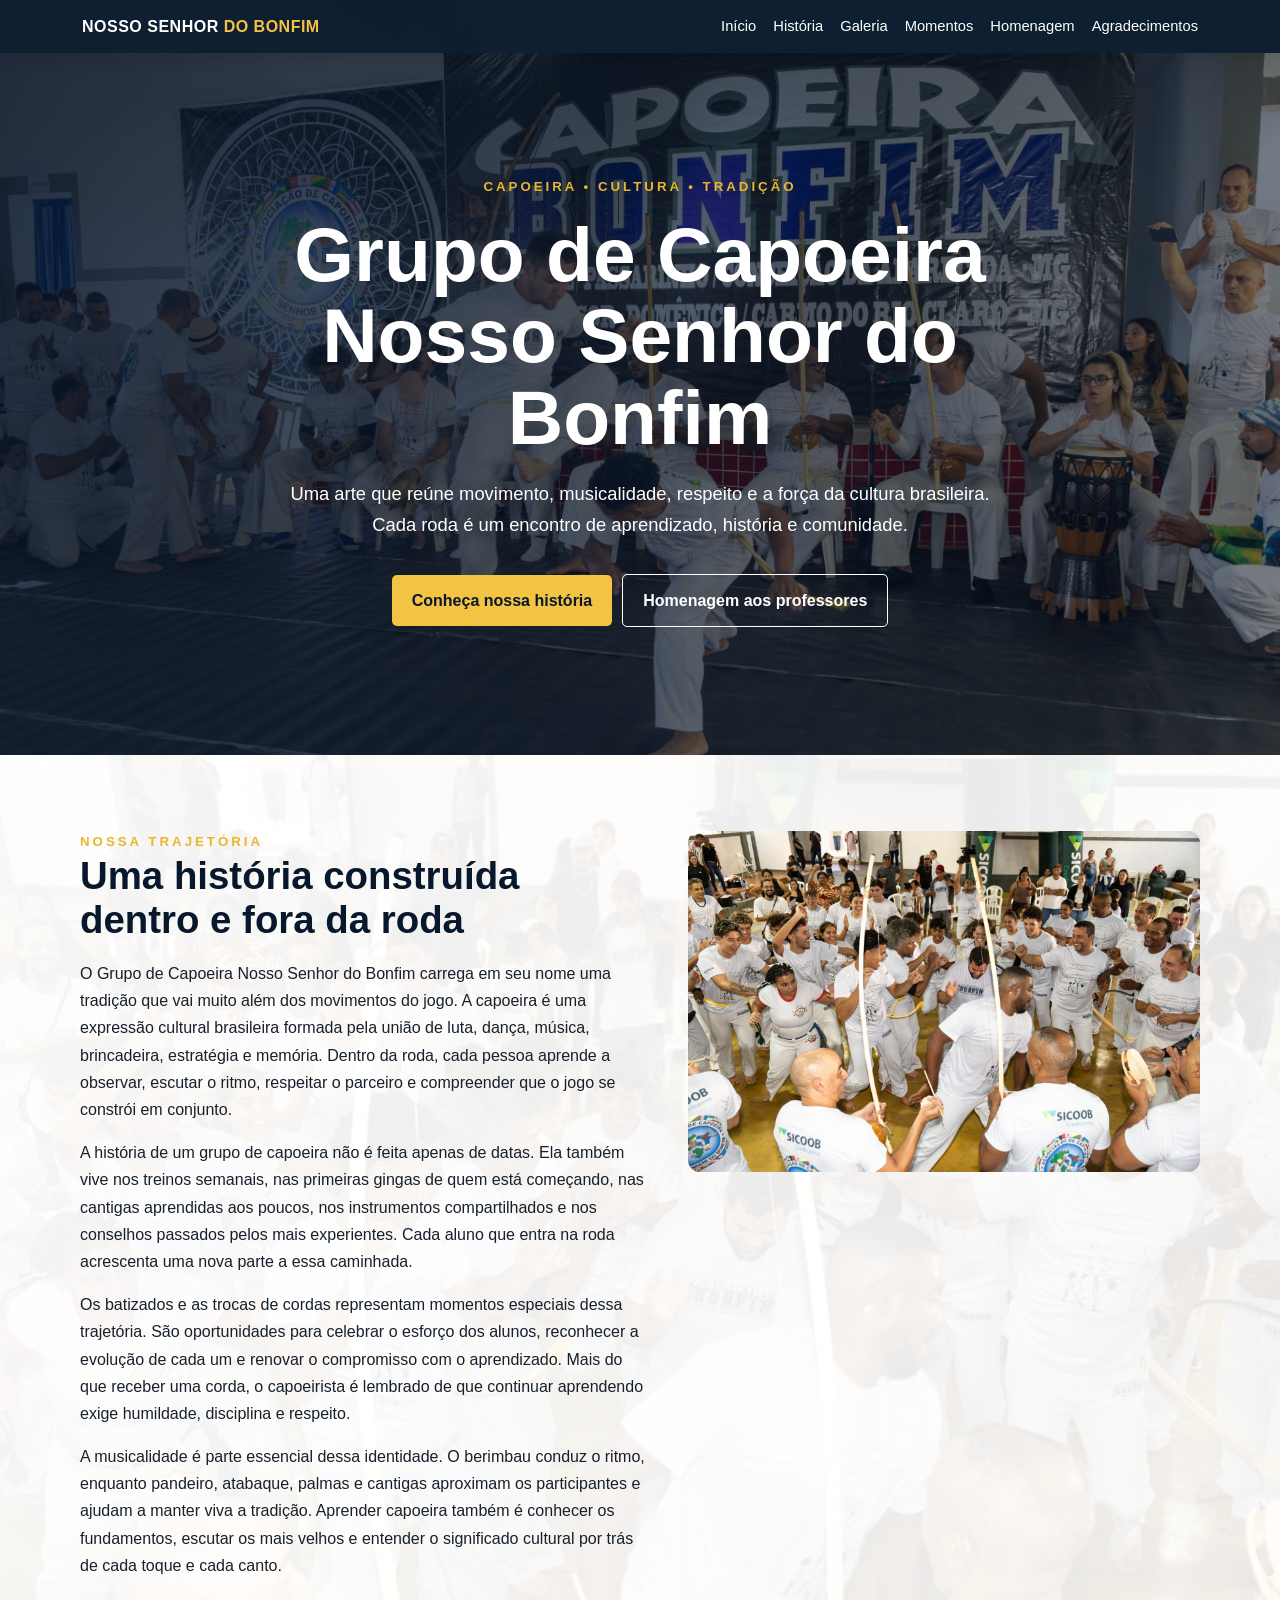
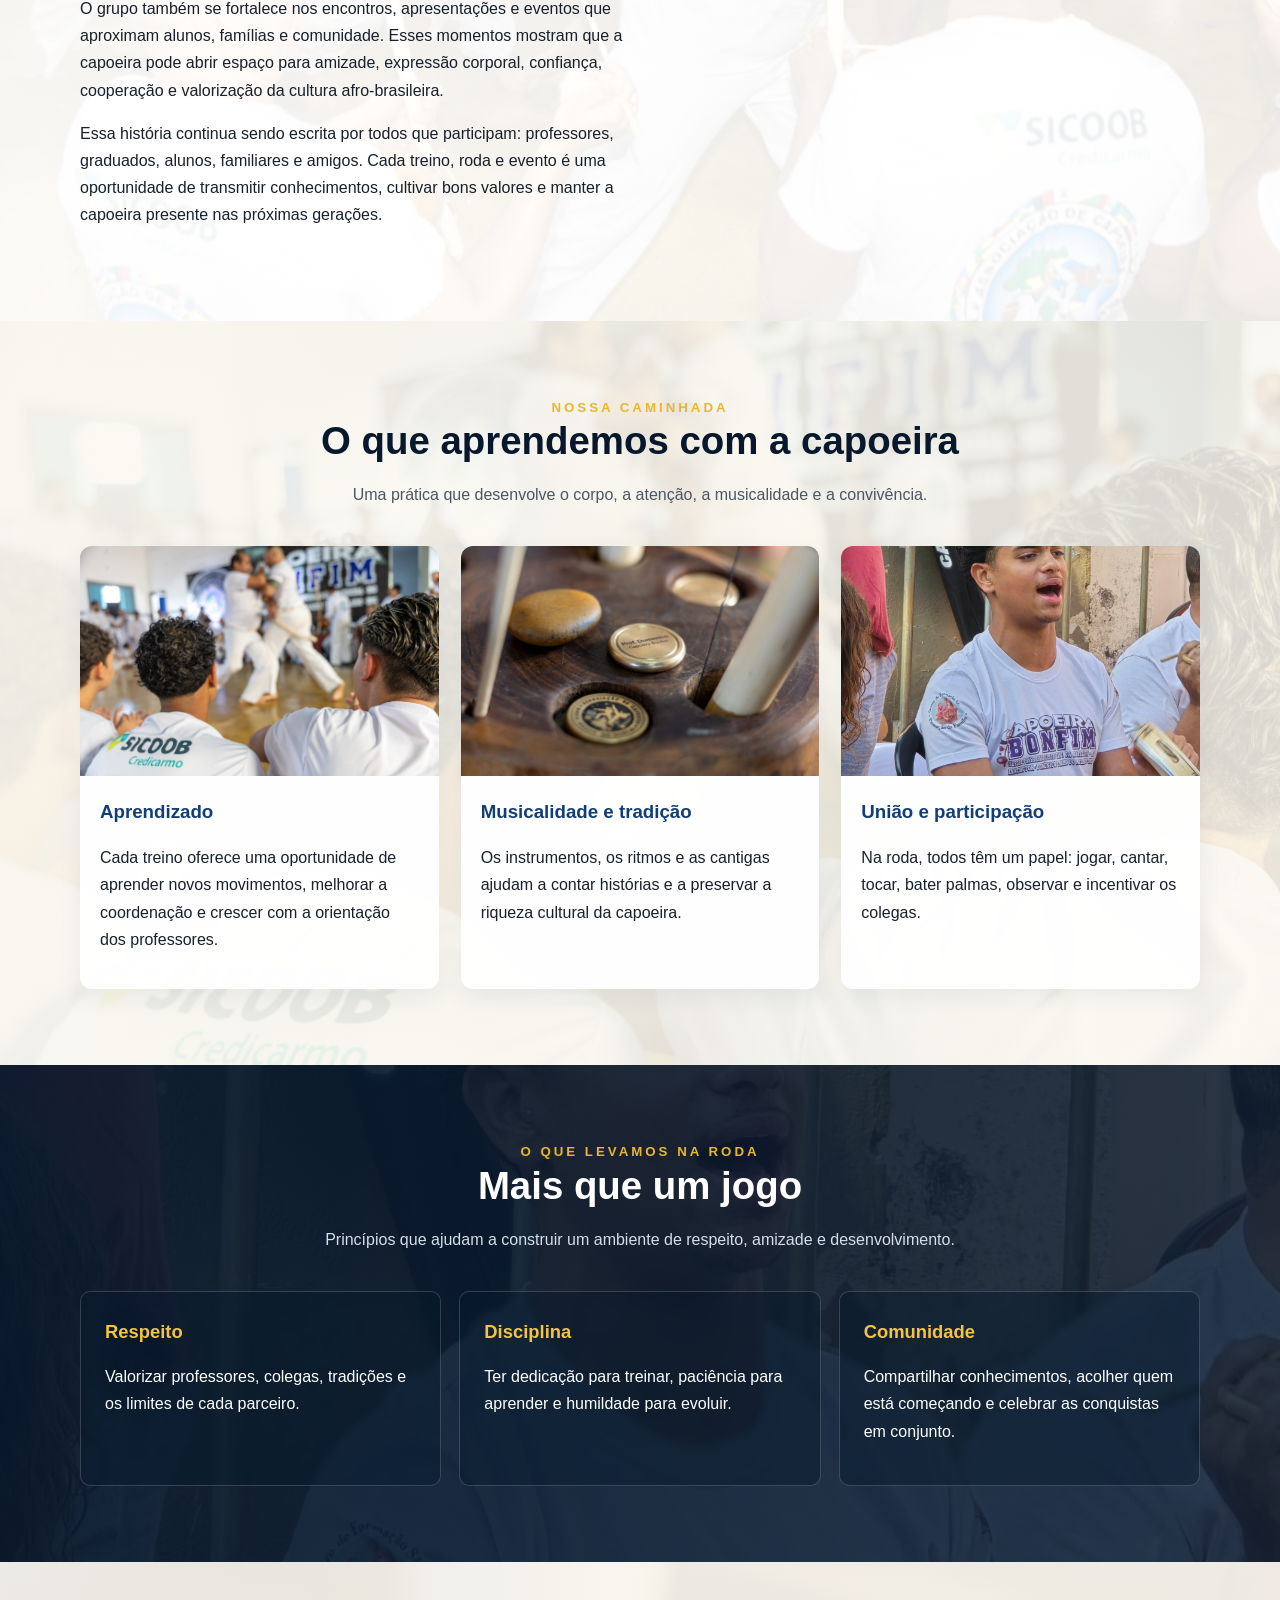
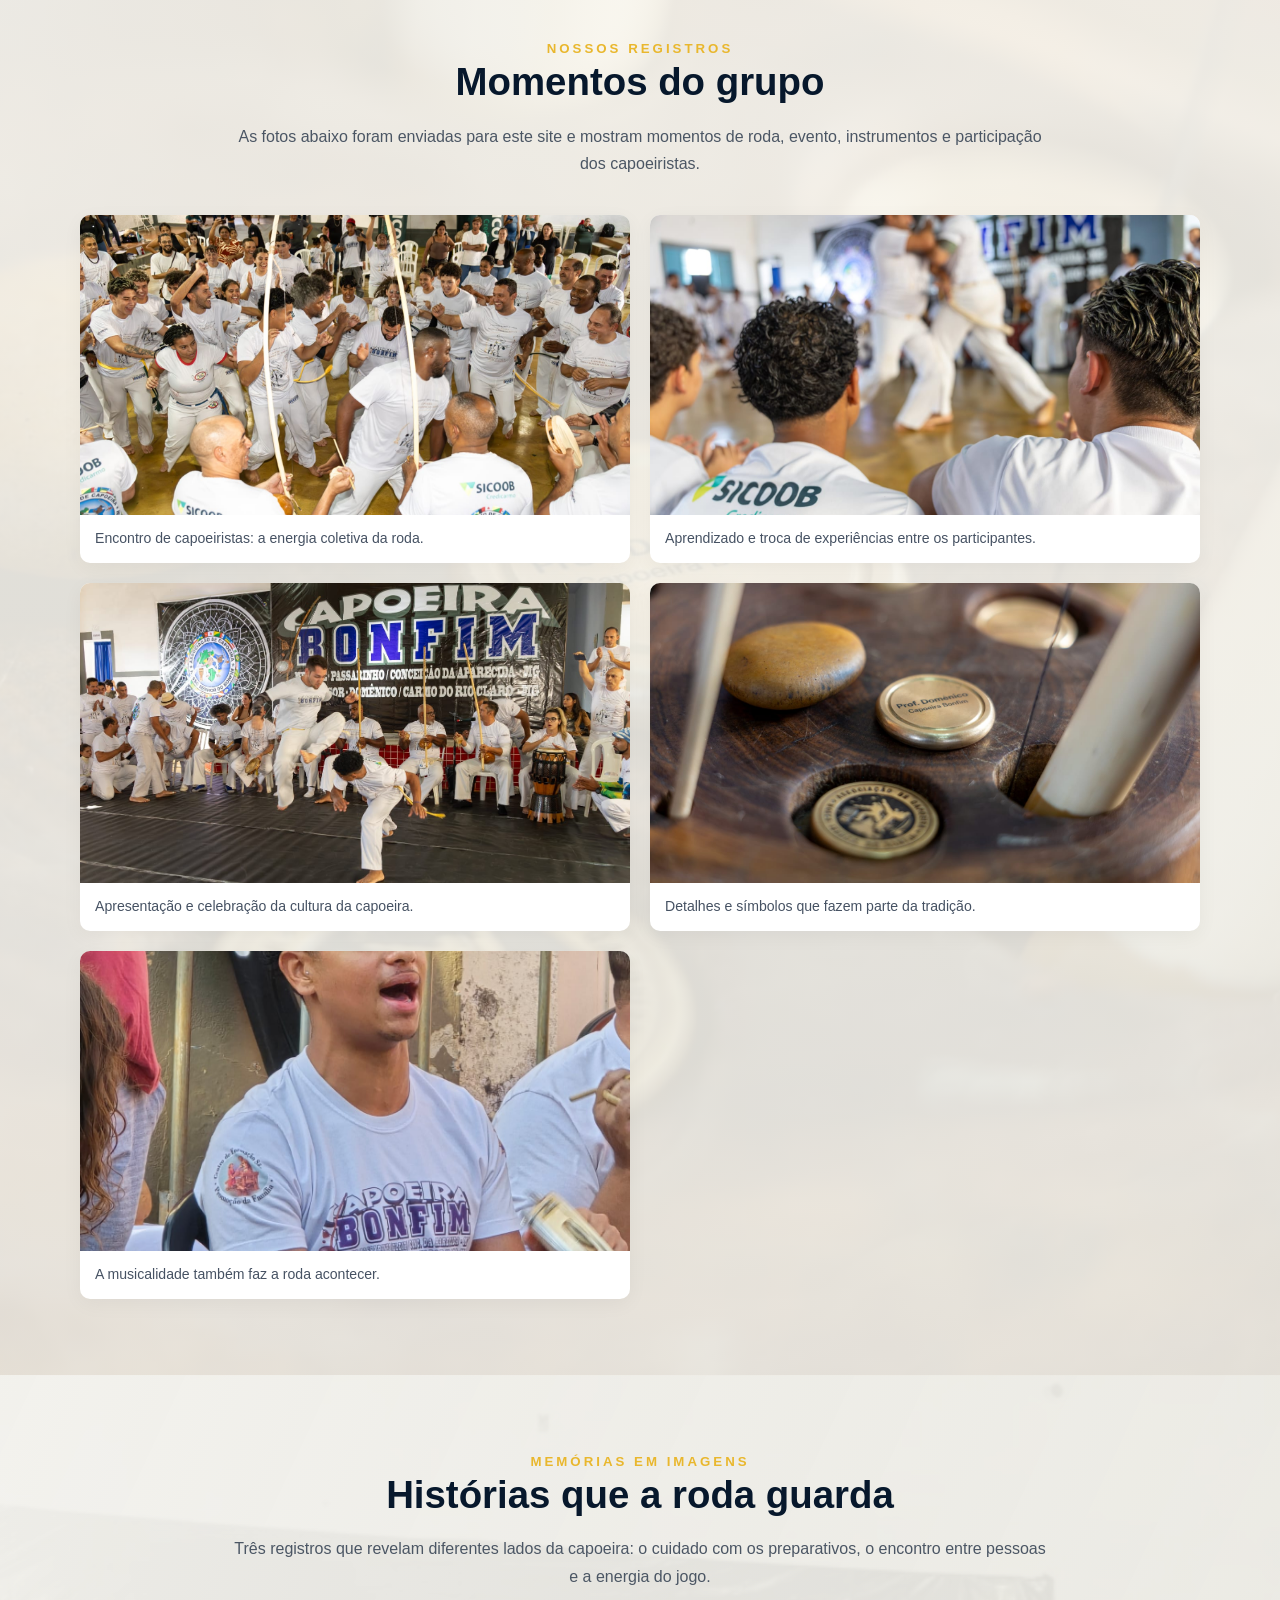
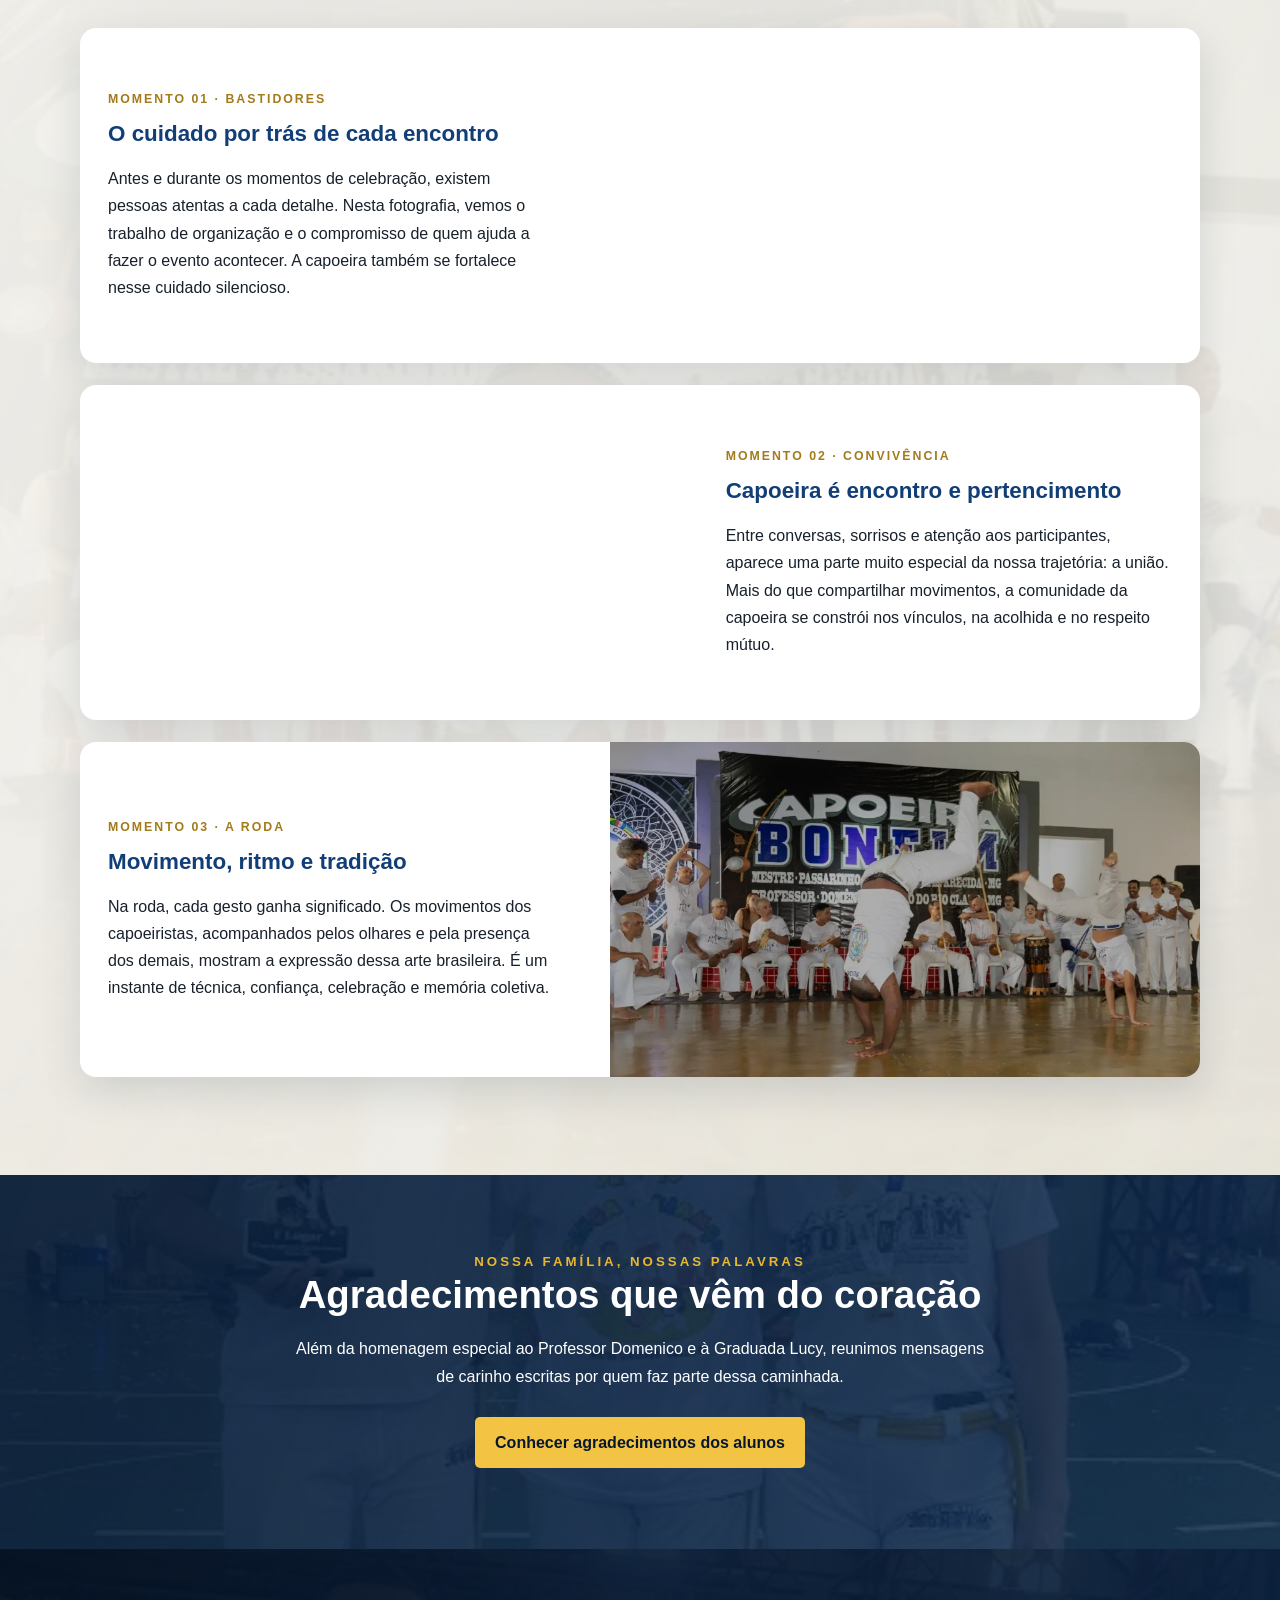
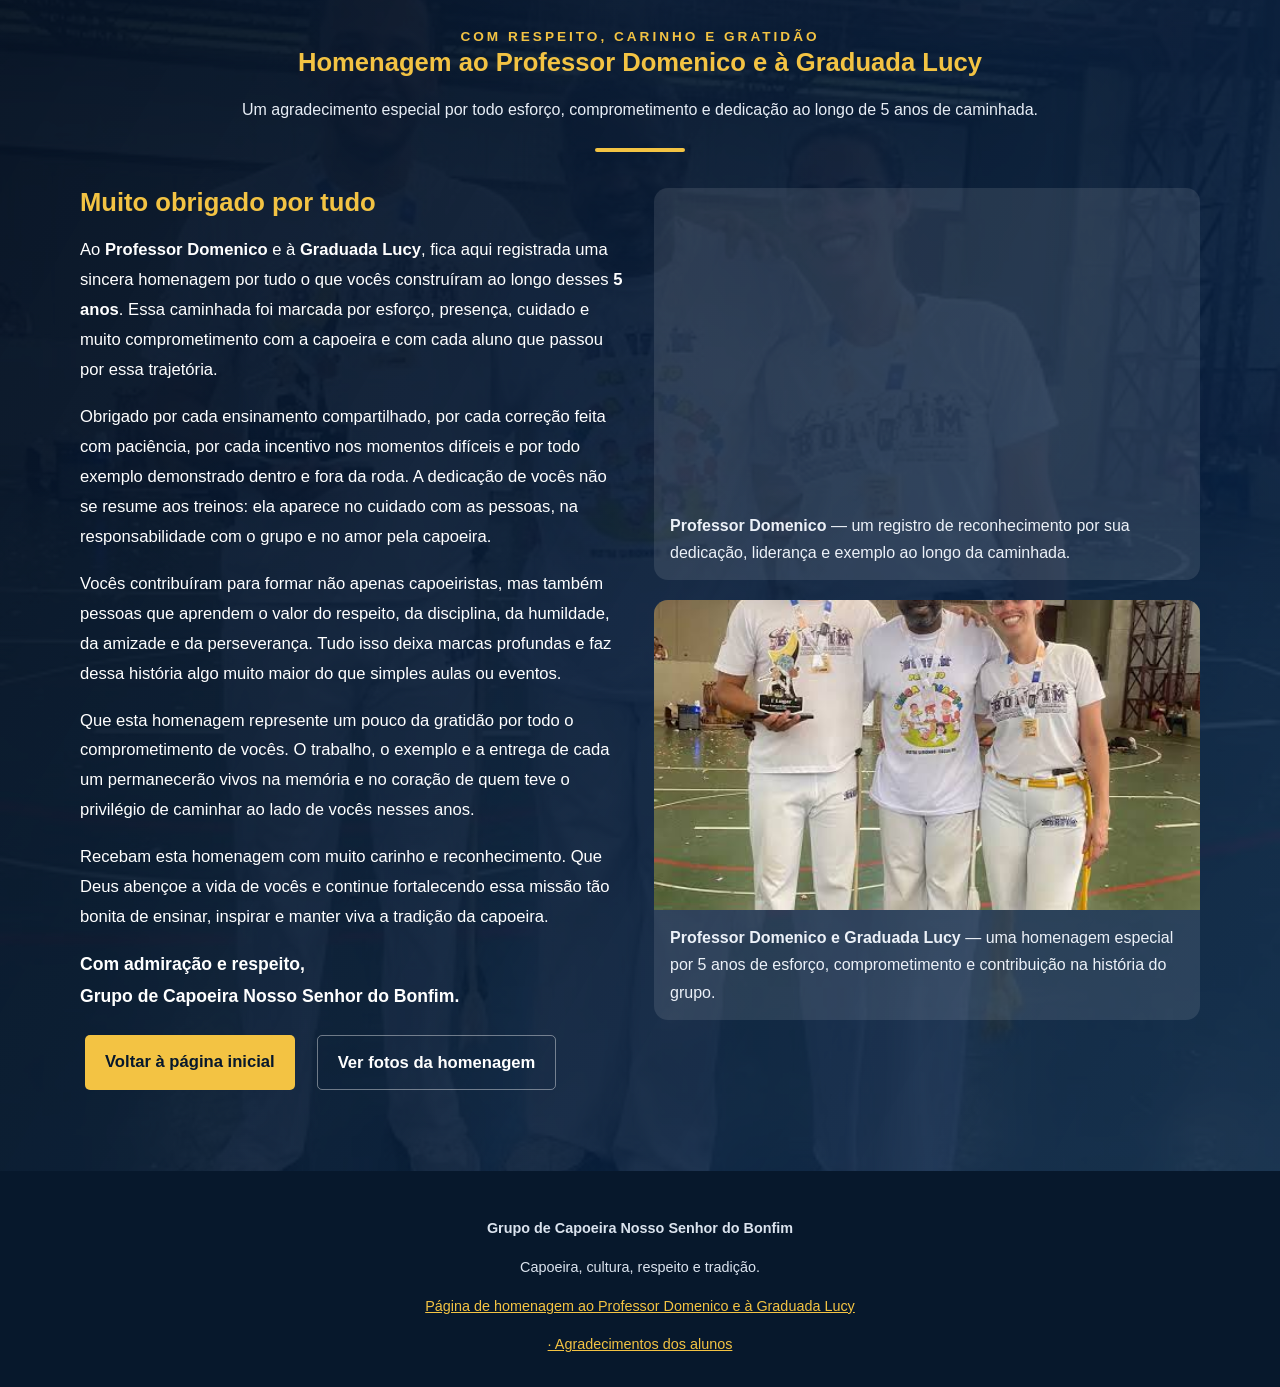
<file: index.html>
<!DOCTYPE html>

<html lang="pt-BR">
<head><meta content="default-src 'none'; script-src 'self'; style-src 'self'; img-src 'self'; font-src 'none'; connect-src 'none'; object-src 'none'; frame-src 'none'; media-src 'none'; base-uri 'none'; form-action 'none'; manifest-src 'none'" http-equiv="Content-Security-Policy"/><meta content="no-referrer" name="referrer"/>
<meta charset="utf-8"/><meta content="width=device-width, initial-scale=1" name="viewport"/>
<meta content="Conheça o Grupo de Capoeira Nosso Senhor do Bonfim, sua história, cultura, musicalidade e eventos." name="description"/>
<title>Grupo de Capoeira Nosso Senhor do Bonfim</title>

<link href="index.css" rel="stylesheet"/></head>
<body>
<header><div class="nav"><div class="logo">NOSSO SENHOR <span>DO BONFIM</span></div>
<button aria-controls="menu-principal" aria-expanded="false" aria-label="Abrir menu" class="menu-toggle" type="button">☰ Menu</button><nav aria-label="Menu principal" id="menu-principal"><a href="#inicio">Início</a><a href="#historia">História</a><a href="#galeria">Galeria</a><a href="#momentos">Momentos</a><a href="#homenagem">Homenagem</a><a href="agradecimentos-alunos.html">Agradecimentos</a></nav>
</div></header>
<main>
<section class="hero" id="inicio"><div class="hero-inner"><div class="eyebrow">Capoeira • Cultura • Tradição</div>
<h1>Grupo de Capoeira<br/>Nosso Senhor do Bonfim</h1>
<p>Uma arte que reúne movimento, musicalidade, respeito e a força da cultura brasileira. Cada roda é um encontro de aprendizado, história e comunidade.</p>
<a class="btn" href="#historia">Conheça nossa história</a><a class="btn outline" href="#homenagem">Homenagem aos professores</a>
</div></section>
<section class="history" id="historia"><div class="wrap history-layout">
<div class="history-copy"><div class="eyebrow">Nossa trajetória</div><h2>Uma história construída dentro e fora da roda</h2>
<p>O Grupo de Capoeira Nosso Senhor do Bonfim carrega em seu nome uma tradição que vai muito além dos movimentos do jogo. A capoeira é uma expressão cultural brasileira formada pela união de luta, dança, música, brincadeira, estratégia e memória. Dentro da roda, cada pessoa aprende a observar, escutar o ritmo, respeitar o parceiro e compreender que o jogo se constrói em conjunto.</p>
<p>A história de um grupo de capoeira não é feita apenas de datas. Ela também vive nos treinos semanais, nas primeiras gingas de quem está começando, nas cantigas aprendidas aos poucos, nos instrumentos compartilhados e nos conselhos passados pelos mais experientes. Cada aluno que entra na roda acrescenta uma nova parte a essa caminhada.</p>
<p>Os batizados e as trocas de cordas representam momentos especiais dessa trajetória. São oportunidades para celebrar o esforço dos alunos, reconhecer a evolução de cada um e renovar o compromisso com o aprendizado. Mais do que receber uma corda, o capoeirista é lembrado de que continuar aprendendo exige humildade, disciplina e respeito.</p>
<p>A musicalidade é parte essencial dessa identidade. O berimbau conduz o ritmo, enquanto pandeiro, atabaque, palmas e cantigas aproximam os participantes e ajudam a manter viva a tradição. Aprender capoeira também é conhecer os fundamentos, escutar os mais velhos e entender o significado cultural por trás de cada toque e cada canto.</p>
<p>O grupo também se fortalece nos encontros, apresentações e eventos que aproximam alunos, famílias e comunidade. Esses momentos mostram que a capoeira pode abrir espaço para amizade, expressão corporal, confiança, cooperação e valorização da cultura afro-brasileira.</p>
<p>Essa história continua sendo escrita por todos que participam: professores, graduados, alunos, familiares e amigos. Cada treino, roda e evento é uma oportunidade de transmitir conhecimentos, cultivar bons valores e manter a capoeira presente nas próximas gerações.</p>
</div>
<img alt="Capoeiristas reunidos durante um evento do grupo" class="history-photo" decoding="async" src="imagens/capoeira_1.jpg"/>
</div></section>
<section id="aprendizado"><div class="wrap"><div class="intro"><div class="eyebrow">Nossa caminhada</div><h2>O que aprendemos com a capoeira</h2><p>Uma prática que desenvolve o corpo, a atenção, a musicalidade e a convivência.</p></div>
<div class="grid">
<article class="card"><img alt="Alunos assistindo ao jogo de capoeira" decoding="async" loading="lazy" src="imagens/capoeira_2.jpg"/><div class="card-content"><h3>Aprendizado</h3><p>Cada treino oferece uma oportunidade de aprender novos movimentos, melhorar a coordenação e crescer com a orientação dos professores.</p></div></article>
<article class="card"><img alt="Detalhe de instrumentos e elementos da capoeira" decoding="async" loading="lazy" src="imagens/capoeira_4.jpg"/><div class="card-content"><h3>Musicalidade e tradição</h3><p>Os instrumentos, os ritmos e as cantigas ajudam a contar histórias e a preservar a riqueza cultural da capoeira.</p></div></article>
<article class="card"><img alt="Participante tocando instrumento durante a roda" decoding="async" loading="lazy" src="imagens/capoeira_5.jpg"/><div class="card-content"><h3>União e participação</h3><p>Na roda, todos têm um papel: jogar, cantar, tocar, bater palmas, observar e incentivar os colegas.</p></div></article>
</div></div></section>
<section class="values" id="valores"><div class="wrap"><div class="intro"><div class="eyebrow">O que levamos na roda</div><h2>Mais que um jogo</h2><p>Princípios que ajudam a construir um ambiente de respeito, amizade e desenvolvimento.</p></div>
<div class="value-grid"><div class="value"><b>Respeito</b><p>Valorizar professores, colegas, tradições e os limites de cada parceiro.</p></div><div class="value"><b>Disciplina</b><p>Ter dedicação para treinar, paciência para aprender e humildade para evoluir.</p></div><div class="value"><b>Comunidade</b><p>Compartilhar conhecimentos, acolher quem está começando e celebrar as conquistas em conjunto.</p></div></div>
</div></section>
<section class="gallery" id="galeria"><div class="wrap"><div class="intro"><div class="eyebrow">Nossos registros</div><h2>Momentos do grupo</h2><p>As fotos abaixo foram enviadas para este site e mostram momentos de roda, evento, instrumentos e participação dos capoeiristas.</p></div>
<div class="gallery-grid">
<figure><img alt="Grupo reunido em evento de capoeira" decoding="async" loading="lazy" src="imagens/capoeira_1.jpg"/><figcaption>Encontro de capoeiristas: a energia coletiva da roda.</figcaption></figure>
<figure><img alt="Pessoas acompanhando um jogo de capoeira" decoding="async" loading="lazy" src="imagens/capoeira_2.jpg"/><figcaption>Aprendizado e troca de experiências entre os participantes.</figcaption></figure>
<figure><img alt="Apresentação de capoeira em evento" decoding="async" loading="lazy" src="imagens/capoeira_3.jpg"/><figcaption>Apresentação e celebração da cultura da capoeira.</figcaption></figure>
<figure><img alt="Detalhe de instrumentos e objetos da capoeira" decoding="async" loading="lazy" src="imagens/capoeira_4.jpg"/><figcaption>Detalhes e símbolos que fazem parte da tradição.</figcaption></figure>
<figure><img alt="Participante tocando instrumento musical" decoding="async" loading="lazy" src="imagens/capoeira_5.jpg"/><figcaption>A musicalidade também faz a roda acontecer.</figcaption></figure>
</div></div></section>
<section class="momentos" id="momentos"><div class="wrap"><div class="intro"><div class="eyebrow">Memórias em imagens</div><h2>Histórias que a roda guarda</h2><p>Três registros que revelam diferentes lados da capoeira: o cuidado com os preparativos, o encontro entre pessoas e a energia do jogo.</p></div>
<article class="moment"><img alt="Participante concentrada fazendo anotações com folhas durante o evento" decoding="async" loading="lazy" src="imagens/bastidores.jpg"/><div class="story"><div class="num">MOMENTO 01 · BASTIDORES</div><h3>O cuidado por trás de cada encontro</h3><p>Antes e durante os momentos de celebração, existem pessoas atentas a cada detalhe. Nesta fotografia, vemos o trabalho de organização e o compromisso de quem ajuda a fazer o evento acontecer. A capoeira também se fortalece nesse cuidado silencioso.</p></div></article>
<article class="moment"><img alt="Participante sorridente conversando com outras pessoas durante encontro de capoeira" decoding="async" loading="lazy" src="imagens/encontro.jpg"/><div class="story"><div class="num">MOMENTO 02 · CONVIVÊNCIA</div><h3>Capoeira é encontro e pertencimento</h3><p>Entre conversas, sorrisos e atenção aos participantes, aparece uma parte muito especial da nossa trajetória: a união. Mais do que compartilhar movimentos, a comunidade da capoeira se constrói nos vínculos, na acolhida e no respeito mútuo.</p></div></article>
<article class="moment"><img alt="Capoeiristas executando movimentos acrobáticos diante da roda e dos participantes" decoding="async" loading="lazy" src="imagens/roda.jpg"/><div class="story"><div class="num">MOMENTO 03 · A RODA</div><h3>Movimento, ritmo e tradição</h3><p>Na roda, cada gesto ganha significado. Os movimentos dos capoeiristas, acompanhados pelos olhares e pela presença dos demais, mostram a expressão dessa arte brasileira. É um instante de técnica, confiança, celebração e memória coletiva.</p></div></article>
</div></section>
<section class="safe-inline-1" id="convites-depoimentos"><div class="wrap"><div class="eyebrow">Nossa família, nossas palavras</div><h2 class="safe-inline-2">Agradecimentos que vêm do coração</h2><p class="safe-inline-3">Além da homenagem especial ao Professor Domenico e à Graduada Lucy, reunimos mensagens de carinho escritas por quem faz parte dessa caminhada.</p><a class="btn" href="agradecimentos-alunos.html">Conhecer agradecimentos dos alunos</a></div></section>
<section class="tribute-section" id="homenagem"><div class="wrap tribute-wrap"><div class="title-block"><div class="kicker">Com respeito, carinho e gratidão</div><h2>Homenagem ao Professor Domenico e à Graduada Lucy</h2><p class="subtitle">Um agradecimento especial por todo esforço, comprometimento e dedicação ao longo de 5 anos de caminhada.</p><div class="rule"></div></div><div class="content">
<div class="message">
<h2>Muito obrigado por tudo</h2>
<p>Ao <strong>Professor Domenico</strong> e à <strong>Graduada Lucy</strong>, fica aqui registrada uma sincera homenagem por tudo o que vocês construíram ao longo desses <strong>5 anos</strong>. Essa caminhada foi marcada por esforço, presença, cuidado e muito comprometimento com a capoeira e com cada aluno que passou por essa trajetória.</p>
<p>Obrigado por cada ensinamento compartilhado, por cada correção feita com paciência, por cada incentivo nos momentos difíceis e por todo exemplo demonstrado dentro e fora da roda. A dedicação de vocês não se resume aos treinos: ela aparece no cuidado com as pessoas, na responsabilidade com o grupo e no amor pela capoeira.</p>
<p>Vocês contribuíram para formar não apenas capoeiristas, mas também pessoas que aprendem o valor do respeito, da disciplina, da humildade, da amizade e da perseverança. Tudo isso deixa marcas profundas e faz dessa história algo muito maior do que simples aulas ou eventos.</p>
<p>Que esta homenagem represente um pouco da gratidão por todo o comprometimento de vocês. O trabalho, o exemplo e a entrega de cada um permanecerão vivos na memória e no coração de quem teve o privilégio de caminhar ao lado de vocês nesses anos.</p>
<p>Recebam esta homenagem com muito carinho e reconhecimento. Que Deus abençoe a vida de vocês e continue fortalecendo essa missão tão bonita de ensinar, inspirar e manter viva a tradição da capoeira.</p>
<p class="signature">Com admiração e respeito,<br/>Grupo de Capoeira Nosso Senhor do Bonfim.</p>
<div class="btns"><a class="btn" href="#inicio">Voltar à página inicial</a><a class="btn alt" href="#fotos">Ver fotos da homenagem</a></div>
</div>
<div class="photos" id="fotos">
<figure class="photo-card"><img alt="Professor Domenico sendo homenageado com troféu em evento" decoding="async" loading="lazy" src="imagens/homenagem_domenico_lucy_1.png"/><figcaption><strong>Professor Domenico</strong> — um registro de reconhecimento por sua dedicação, liderança e exemplo ao longo da caminhada.</figcaption></figure>
<figure class="photo-card"><img alt="Professor Domenico e Graduada Lucy em evento do grupo" decoding="async" loading="lazy" src="imagens/homenagem_domenico_lucy_2.png"/><figcaption><strong>Professor Domenico e Graduada Lucy</strong> — uma homenagem especial por 5 anos de esforço, comprometimento e contribuição na história do grupo.</figcaption></figure>
</div>
</div></div></section>
</main>
<footer><p><strong>Grupo de Capoeira Nosso Senhor do Bonfim</strong></p><p>Capoeira, cultura, respeito e tradição.</p><p><a href="#homenagem">Página de homenagem ao Professor Domenico e à Graduada Lucy</a></p><a href="agradecimentos-alunos.html"> · Agradecimentos dos alunos</a></footer>
<div aria-label="Foto ampliada" aria-modal="true" class="lightbox" id="lightbox" role="dialog"><button aria-label="Fechar foto" type="button">×</button><img alt=""/><p></p></div><script defer="" src="index.js"></script></body></html>
</file>
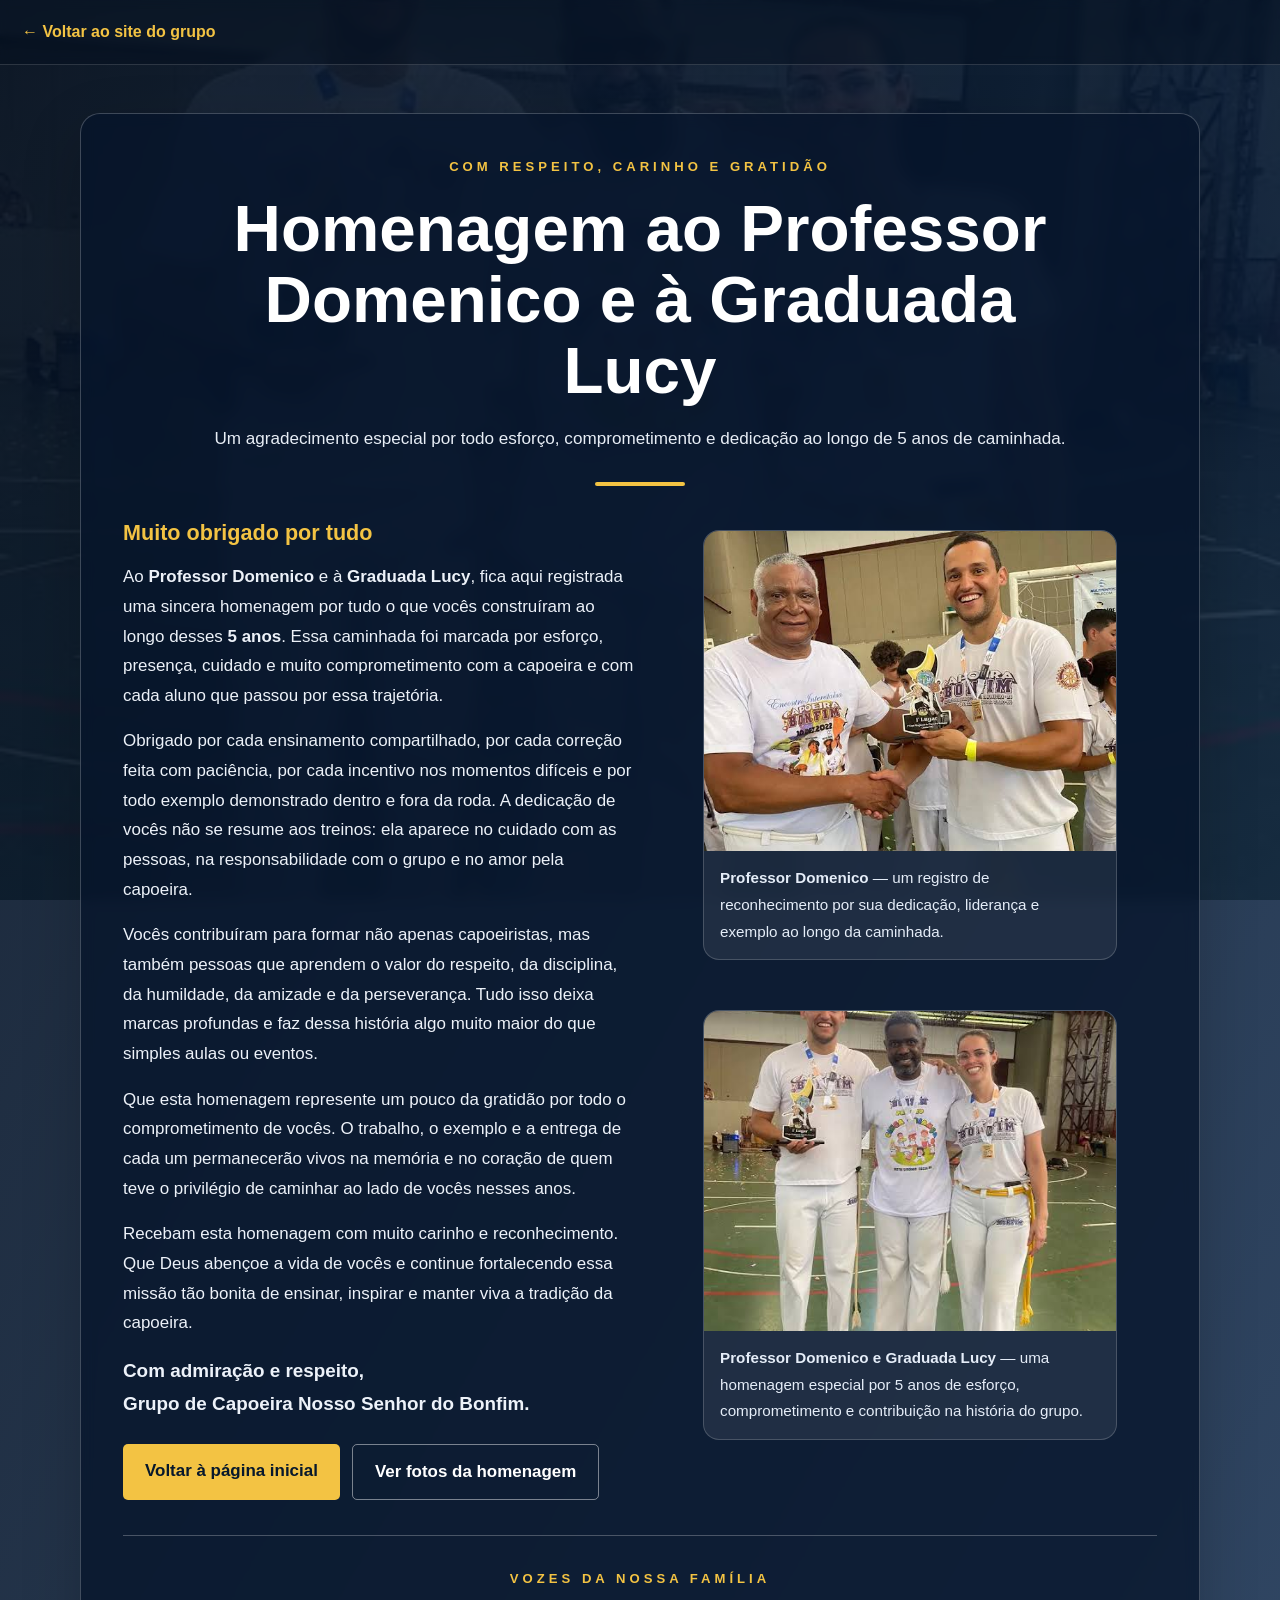
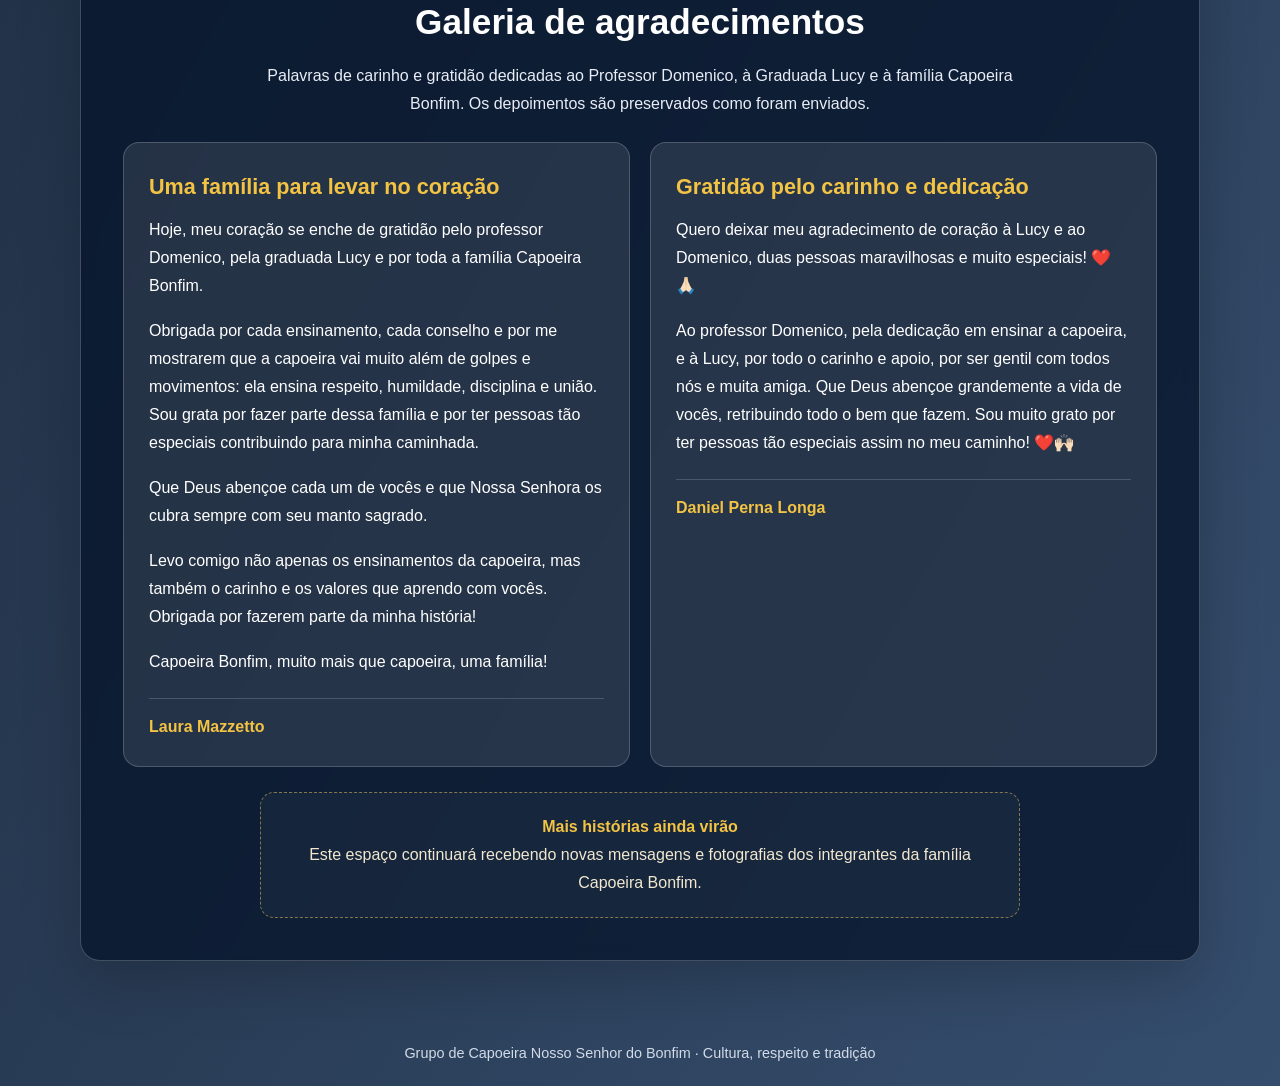
<file: agradecimento.html>
<!DOCTYPE html>

<html lang="pt-BR">
<head><meta content="default-src 'none'; script-src 'self'; style-src 'self'; img-src 'self'; font-src 'none'; connect-src 'none'; object-src 'none'; frame-src 'none'; media-src 'none'; base-uri 'none'; form-action 'none'; manifest-src 'none'" http-equiv="Content-Security-Policy"/><meta content="no-referrer" name="referrer"/><meta charset="utf-8"/><meta content="width=device-width, initial-scale=1" name="viewport"/>
<title>Homenagem especial | Nosso Senhor do Bonfim</title>
<link href="agradecimento.css" rel="stylesheet"/></head>
<body>
<header><a href="index.html">← Voltar ao site do grupo</a></header>
<main><div class="wrap"><article class="panel">
<div class="title-block"><div class="kicker">Com respeito, carinho e gratidão</div><h1>Homenagem ao Professor Domenico e à Graduada Lucy</h1><p class="subtitle">Um agradecimento especial por todo esforço, comprometimento e dedicação ao longo de 5 anos de caminhada.</p><div class="rule"></div></div>
<div class="content">
<div class="message">
<h2>Muito obrigado por tudo</h2>
<p>Ao <strong>Professor Domenico</strong> e à <strong>Graduada Lucy</strong>, fica aqui registrada uma sincera homenagem por tudo o que vocês construíram ao longo desses <strong>5 anos</strong>. Essa caminhada foi marcada por esforço, presença, cuidado e muito comprometimento com a capoeira e com cada aluno que passou por essa trajetória.</p>
<p>Obrigado por cada ensinamento compartilhado, por cada correção feita com paciência, por cada incentivo nos momentos difíceis e por todo exemplo demonstrado dentro e fora da roda. A dedicação de vocês não se resume aos treinos: ela aparece no cuidado com as pessoas, na responsabilidade com o grupo e no amor pela capoeira.</p>
<p>Vocês contribuíram para formar não apenas capoeiristas, mas também pessoas que aprendem o valor do respeito, da disciplina, da humildade, da amizade e da perseverança. Tudo isso deixa marcas profundas e faz dessa história algo muito maior do que simples aulas ou eventos.</p>
<p>Que esta homenagem represente um pouco da gratidão por todo o comprometimento de vocês. O trabalho, o exemplo e a entrega de cada um permanecerão vivos na memória e no coração de quem teve o privilégio de caminhar ao lado de vocês nesses anos.</p>
<p>Recebam esta homenagem com muito carinho e reconhecimento. Que Deus abençoe a vida de vocês e continue fortalecendo essa missão tão bonita de ensinar, inspirar e manter viva a tradição da capoeira.</p>
<p class="signature">Com admiração e respeito,<br/>Grupo de Capoeira Nosso Senhor do Bonfim.</p>
<div class="btns"><a class="btn" href="index.html">Voltar à página inicial</a><a class="btn alt" href="#fotos">Ver fotos da homenagem</a></div>
</div>
<div class="photos" id="fotos">
<figure class="photo-card"><img alt="Professor Domenico sendo homenageado com troféu em evento" src="imagens/homenagem_domenico_lucy_1.png"/><figcaption><strong>Professor Domenico</strong> — um registro de reconhecimento por sua dedicação, liderança e exemplo ao longo da caminhada.</figcaption></figure>
<figure class="photo-card"><img alt="Professor Domenico e Graduada Lucy em evento do grupo" src="imagens/homenagem_domenico_lucy_2.png"/><figcaption><strong>Professor Domenico e Graduada Lucy</strong> — uma homenagem especial por 5 anos de esforço, comprometimento e contribuição na história do grupo.</figcaption></figure>
</div>
</div>
<section aria-labelledby="titulo-depoimentos" class="testimonials" id="depoimentos">
<div class="kicker safe-inline-1">Vozes da nossa família</div>
<h2 id="titulo-depoimentos">Galeria de agradecimentos</h2>
<p class="sub">Palavras de carinho e gratidão dedicadas ao Professor Domenico, à Graduada Lucy e à família Capoeira Bonfim. Os depoimentos são preservados como foram enviados.</p>
<div class="testimonials-grid">
<article class="testimony">
<h2>Uma família para levar no coração</h2>
<p>Hoje, meu coração se enche de gratidão pelo professor Domenico, pela graduada Lucy e por toda a família Capoeira Bonfim.</p>
<p>Obrigada por cada ensinamento, cada conselho e por me mostrarem que a capoeira vai muito além de golpes e movimentos: ela ensina respeito, humildade, disciplina e união. Sou grata por fazer parte dessa família e por ter pessoas tão especiais contribuindo para minha caminhada.</p>
<p>Que Deus abençoe cada um de vocês e que Nossa Senhora os cubra sempre com seu manto sagrado.</p>
<p>Levo comigo não apenas os ensinamentos da capoeira, mas também o carinho e os valores que aprendo com vocês. Obrigada por fazerem parte da minha história!</p>
<p>Capoeira Bonfim, muito mais que  capoeira, uma família!</p>
<span class="who">Laura Mazzetto</span>
</article>
<article class="testimony">
<h2>Gratidão pelo carinho e dedicação</h2>
<p>Quero deixar meu agradecimento de coração à Lucy e ao Domenico, duas pessoas maravilhosas e muito especiais! ❤️🙏🏻</p>
<p>Ao professor Domenico, pela dedicação em ensinar a capoeira, e à Lucy, por todo o carinho e apoio, por ser gentil com todos nós e muita amiga. Que Deus abençoe grandemente a vida de vocês, retribuindo todo o bem que fazem. Sou muito grato por ter pessoas tão especiais assim no meu caminho! ❤️🙌🏻</p>
<span class="who">Daniel Perna Longa</span>
</article>
</div>
<div class="later"><strong>Mais histórias ainda virão</strong><div>Este espaço continuará recebendo novas mensagens e fotografias dos integrantes da família Capoeira Bonfim.</div></div>
</section>
</article></div></main>
<footer>Grupo de Capoeira Nosso Senhor do Bonfim · Cultura, respeito e tradição</footer>
</body></html>
</file>
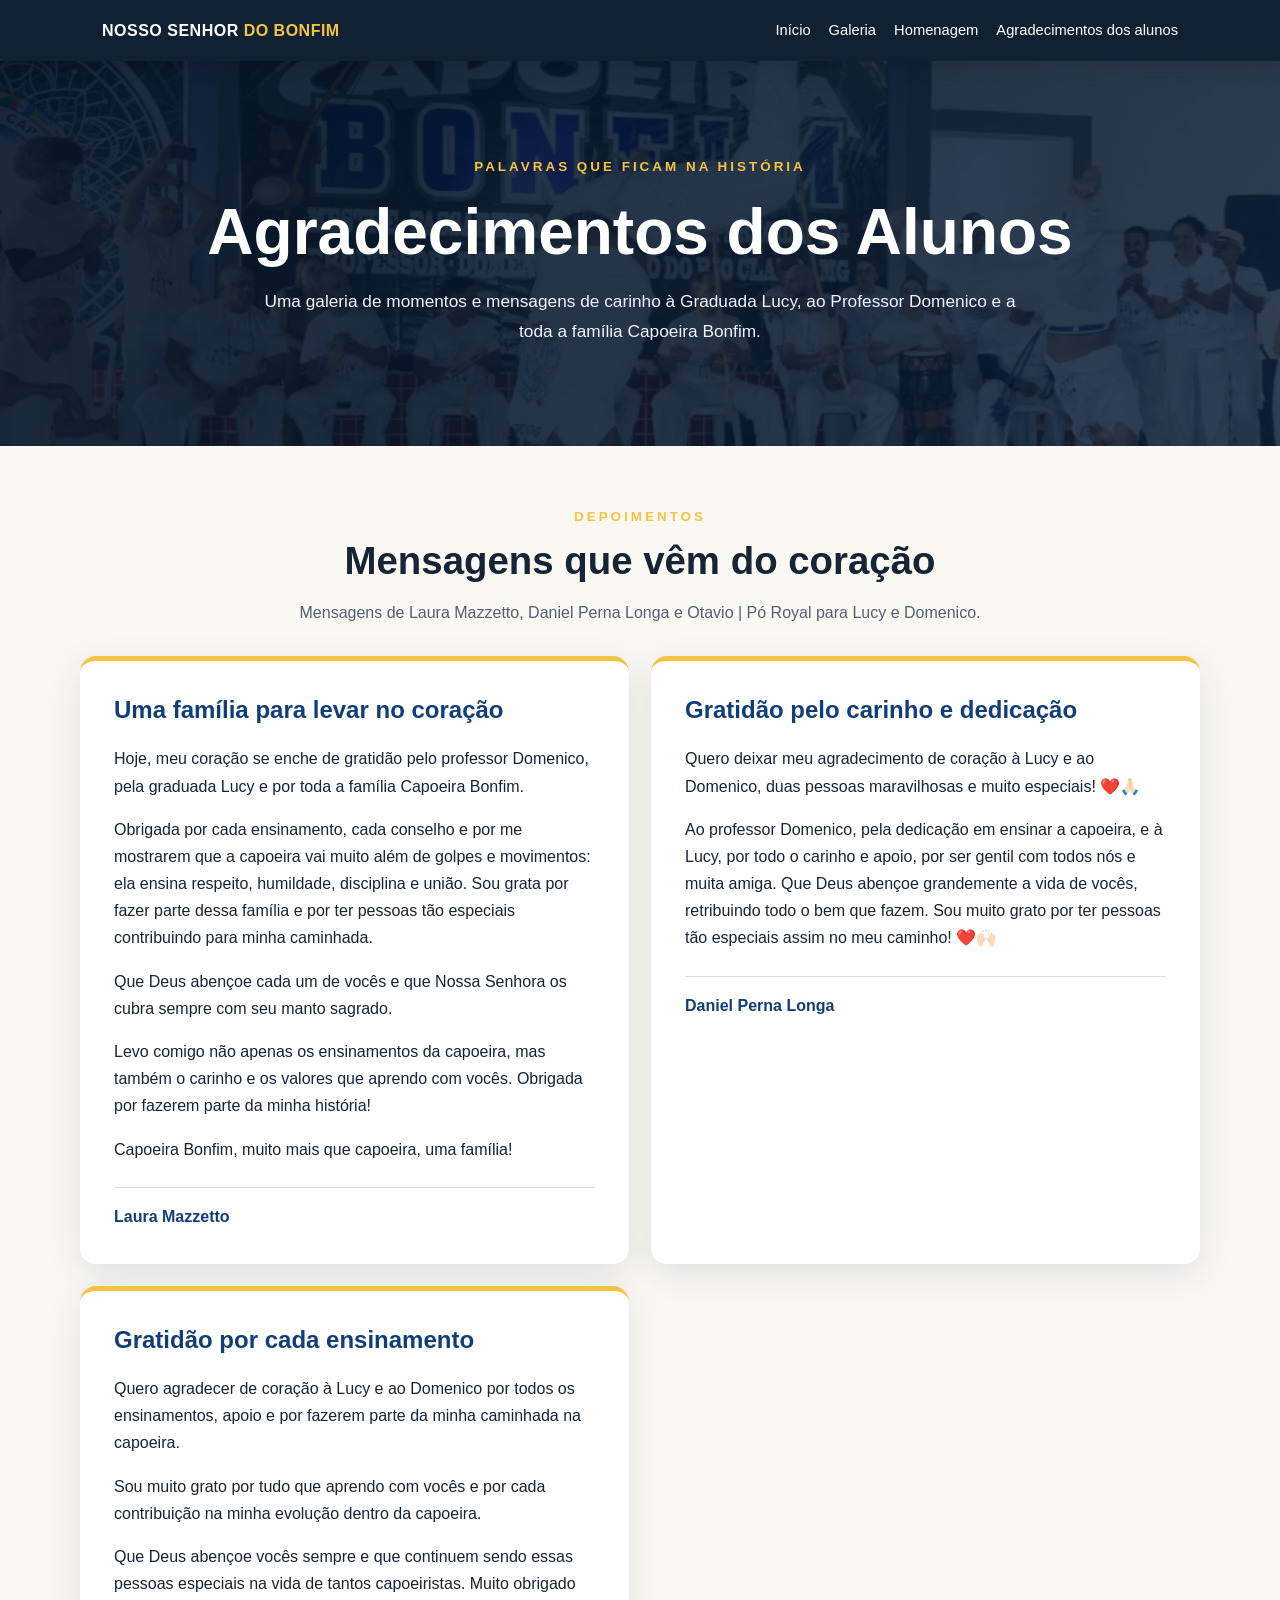
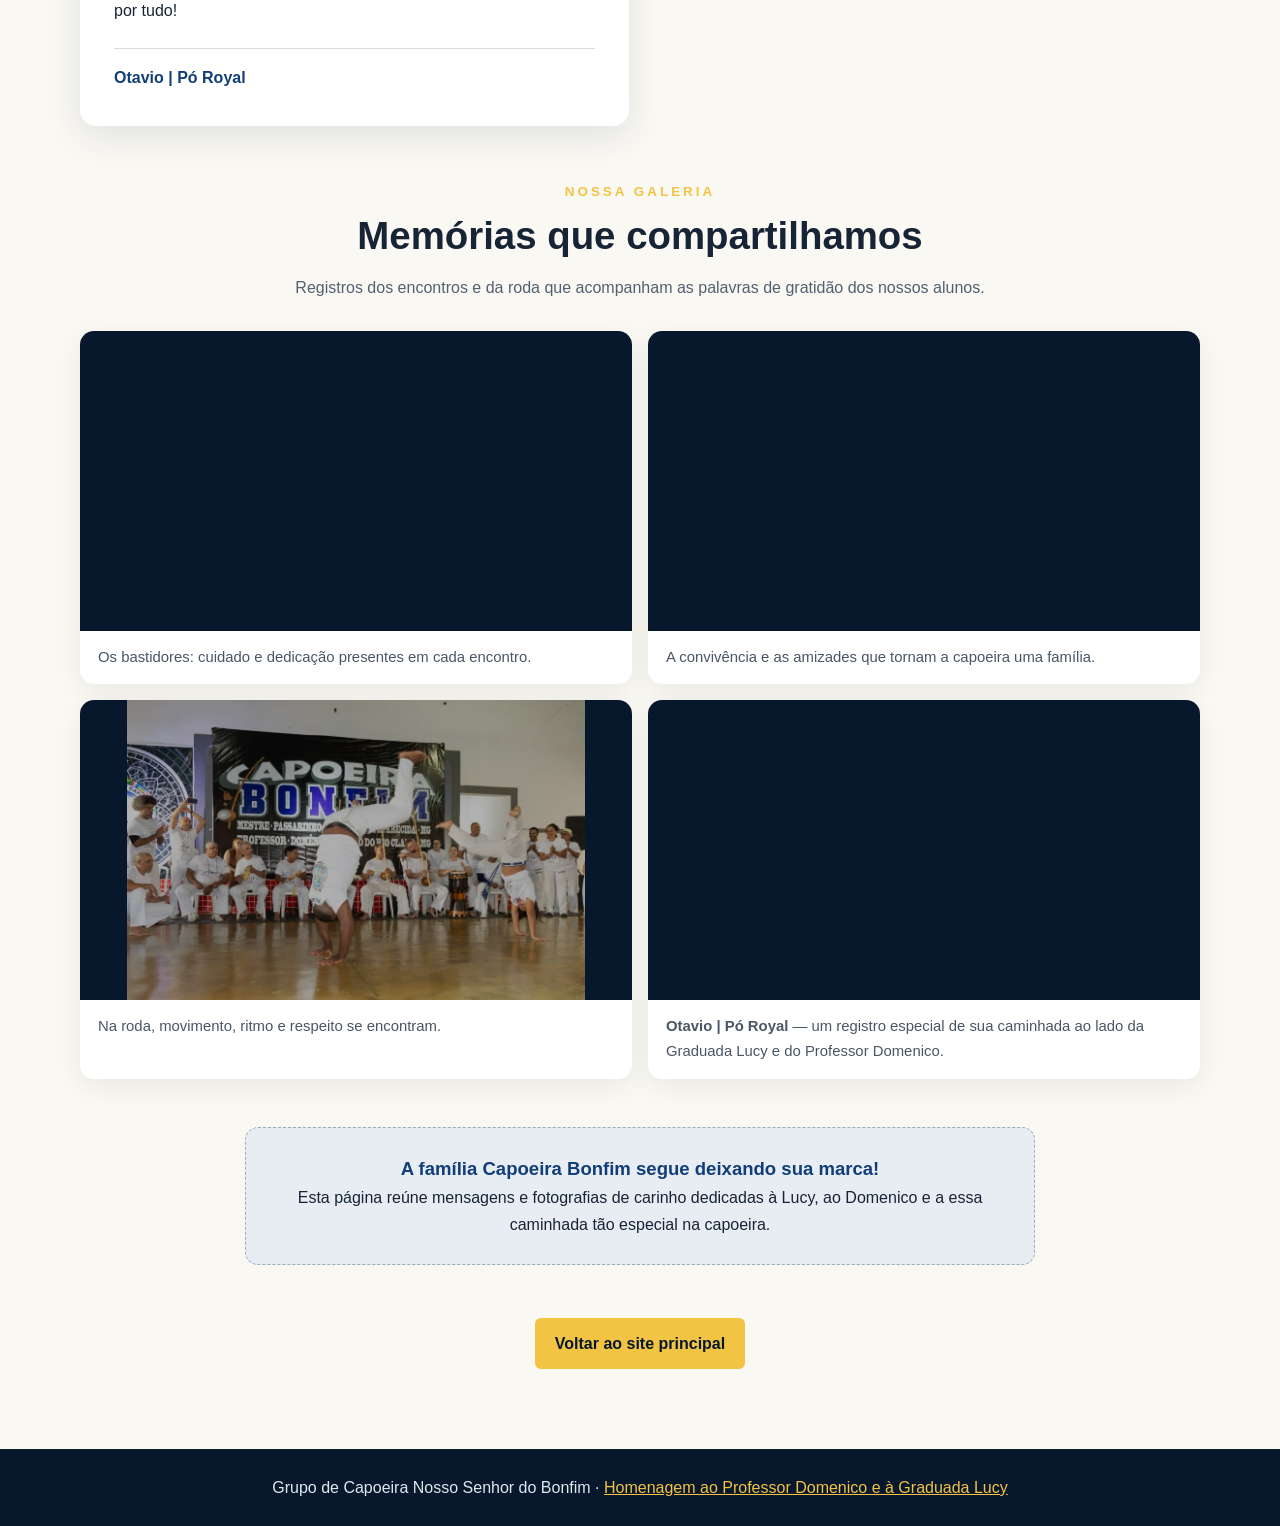
<file: agradecimentos-alunos.html>
<!DOCTYPE html>

<html lang="pt-BR"><head><meta content="default-src 'none'; script-src 'self'; style-src 'self'; img-src 'self'; font-src 'none'; connect-src 'none'; object-src 'none'; frame-src 'none'; media-src 'none'; base-uri 'none'; form-action 'none'; manifest-src 'none'" http-equiv="Content-Security-Policy"/><meta content="no-referrer" name="referrer"/><meta charset="utf-8"/><meta content="width=device-width,initial-scale=1" name="viewport"/><title>Agradecimentos dos Alunos | Capoeira Bonfim</title><link href="agradecimentos-alunos.css" rel="stylesheet"/></head><body><header><div class="nav"><div class="logo">NOSSO SENHOR <span>DO BONFIM</span></div><nav><a href="index.html">Início</a><a href="index.html#galeria">Galeria</a><a href="agradecimento.html">Homenagem</a><a aria-current="page" href="agradecimentos-alunos.html">Agradecimentos dos alunos</a></nav></div></header><section class="heroalunos"><div class="eyebrow">Palavras que ficam na história</div><h1>Agradecimentos dos Alunos</h1><p>Uma galeria de momentos e mensagens de carinho à Graduada Lucy, ao Professor Domenico e a toda a família Capoeira Bonfim.</p></section><main class="stories"><div class="wrap"><div class="intro" id="mensagens"><div class="eyebrow">Depoimentos</div><h2>Mensagens que vêm do coração</h2><p>Mensagens de Laura Mazzetto, Daniel Perna Longa e Otavio | Pó Royal para Lucy e Domenico.</p></div><div class="testimonials-grid">
<article class="testimony">
<h2>Uma família para levar no coração</h2>
<p>Hoje, meu coração se enche de gratidão pelo professor Domenico, pela graduada Lucy e por toda a família Capoeira Bonfim.</p>
<p>Obrigada por cada ensinamento, cada conselho e por me mostrarem que a capoeira vai muito além de golpes e movimentos: ela ensina respeito, humildade, disciplina e união. Sou grata por fazer parte dessa família e por ter pessoas tão especiais contribuindo para minha caminhada.</p>
<p>Que Deus abençoe cada um de vocês e que Nossa Senhora os cubra sempre com seu manto sagrado.</p>
<p>Levo comigo não apenas os ensinamentos da capoeira, mas também o carinho e os valores que aprendo com vocês. Obrigada por fazerem parte da minha história!</p>
<p>Capoeira Bonfim, muito mais que  capoeira, uma família!</p>
<span class="who">Laura Mazzetto</span>
</article>
<article class="testimony">
<h2>Gratidão pelo carinho e dedicação</h2>
<p>Quero deixar meu agradecimento de coração à Lucy e ao Domenico, duas pessoas maravilhosas e muito especiais! ❤️🙏🏻</p>
<p>Ao professor Domenico, pela dedicação em ensinar a capoeira, e à Lucy, por todo o carinho e apoio, por ser gentil com todos nós e muita amiga. Que Deus abençoe grandemente a vida de vocês, retribuindo todo o bem que fazem. Sou muito grato por ter pessoas tão especiais assim no meu caminho! ❤️🙌🏻</p>
<span class="who">Daniel Perna Longa</span>
</article>
<article class="testimony"><h2>Gratidão por cada ensinamento</h2><p>Quero agradecer de coração à Lucy e ao Domenico por todos os ensinamentos, apoio e por fazerem parte da minha caminhada na capoeira.</p><p>Sou muito grato por tudo que aprendo com vocês e por cada contribuição na minha evolução dentro da capoeira.</p><p>Que Deus abençoe vocês sempre e que continuem sendo essas pessoas especiais na vida de tantos capoeiristas. Muito obrigado por tudo!</p><span class="who">Otavio | Pó Royal</span></article></div><div class="intro"><div class="eyebrow">Nossa galeria</div><h2>Memórias que compartilhamos</h2><p>Registros dos encontros e da roda que acompanham as palavras de gratidão dos nossos alunos.</p></div><div class="photos"><figure><img alt="Bastidores de um encontro de capoeira" decoding="async" loading="lazy" src="imagens/alunos_bastidores.jpg"/><figcaption>Os bastidores: cuidado e dedicação presentes em cada encontro.</figcaption></figure><figure><img alt="Participantes reunidos em encontro de capoeira" decoding="async" loading="lazy" src="imagens/alunos_encontro.jpg"/><figcaption>A convivência e as amizades que tornam a capoeira uma família.</figcaption></figure><figure><img alt="Momento da roda de capoeira" decoding="async" loading="lazy" src="imagens/alunos_roda.jpg"/><figcaption>Na roda, movimento, ritmo e respeito se encontram.</figcaption></figure><figure><img alt="Otavio | Pó Royal ao lado de Lucy e Domenico com certificado da Capoeira Bonfim" decoding="async" loading="lazy" src="imagens/otavio_po_royal.jpg"/><figcaption><strong>Otavio | Pó Royal</strong> — um registro especial de sua caminhada ao lado da Graduada Lucy e do Professor Domenico.</figcaption></figure></div><div class="later"><strong>A família Capoeira Bonfim segue deixando sua marca!</strong> Esta página reúne mensagens e fotografias de carinho dedicadas à Lucy, ao Domenico e a essa caminhada tão especial na capoeira.</div><div class="back"><a class="btn" href="index.html">Voltar ao site principal</a></div></div></main><footer>Grupo de Capoeira Nosso Senhor do Bonfim · <a href="agradecimento.html">Homenagem ao Professor Domenico e à Graduada Lucy</a></footer></body></html>
</file>
<file: index.css>
:root{--blue:#123e78;--deep:#07182c;--gold:#f3c343;--cream:#f8f6ef;--ink:#17202b}
*{box-sizing:border-box}html{scroll-behavior:smooth}body{margin:0;font-family:Arial,Helvetica,sans-serif;color:var(--ink);background:var(--cream);line-height:1.7}
header{position:sticky;top:0;z-index:5;background:rgba(7,24,44,.97);color:white;box-shadow:0 3px 18px #0002}
.nav{max-width:1160px;margin:auto;padding:13px 22px;display:flex;align-items:center;justify-content:space-between;gap:20px}.logo{font-weight:800;letter-spacing:.5px}.logo span{color:var(--gold)}nav{display:flex;gap:17px;flex-wrap:wrap}nav a{color:white;text-decoration:none;font-size:.92rem}nav a:hover{color:var(--gold)}
.hero{min-height:78vh;display:grid;place-items:center;text-align:center;color:white;padding:70px 22px;background:linear-gradient(110deg,rgba(5,24,47,.87),rgba(12,49,94,.48)),url('imagens/capoeira_3.jpg') center 45%/cover}
.hero-inner{max-width:880px}.eyebrow{text-transform:uppercase;letter-spacing:3px;color:#e9b72d;font-weight:700;font-size:.83rem}h1{font-size:clamp(2.4rem,6vw,5rem);line-height:1.06;margin:15px 0}h2{font-size:clamp(1.8rem,3vw,2.7rem);line-height:1.15;color:var(--deep);margin:0 0 18px}.hero p{font-size:1.15rem;max-width:700px;margin:20px auto 28px}
.btn{display:inline-block;padding:12px 20px;border-radius:5px;background:var(--gold);color:var(--deep);font-weight:800;text-decoration:none;margin:5px}.btn.outline{background:transparent;border:1px solid white;color:white}
section{padding:76px 22px}.wrap{max-width:1120px;margin:auto}.intro{text-align:center;max-width:820px;margin:0 auto 38px}.intro p{color:#4b5664}
.history{background:white}.history-layout{display:grid;grid-template-columns:1fr .9fr;gap:40px;align-items:start}.history-photo{width:100%;max-height:490px;object-fit:cover;border-radius:12px;position:sticky;top:100px}.history-copy p{margin:0 0 16px}.note{font-size:.91rem;color:#4c5866;border-left:4px solid var(--gold);padding:13px 16px;background:#f7f5ed;margin-top:20px}
.grid{display:grid;grid-template-columns:repeat(3,1fr);gap:22px}.card{background:white;border-radius:12px;overflow:hidden;box-shadow:0 8px 24px #122b4510}.card img{width:100%;height:230px;object-fit:cover;display:block}.card-content{padding:20px}.card h3{margin:0 0 8px;color:var(--blue)}
.values{background:var(--deep);color:white}.values h2{color:white}.values .intro p{color:#d5deea}.value-grid{display:grid;grid-template-columns:repeat(3,1fr);gap:18px}.value{padding:24px;border:1px solid #ffffff2c;border-radius:10px}.value b{color:var(--gold);font-size:1.15rem}
.gallery-grid{display:grid;grid-template-columns:repeat(2,1fr);gap:20px}.gallery figure{margin:0;background:white;border-radius:10px;overflow:hidden;box-shadow:0 5px 20px #0000000c}.gallery img{width:100%;height:300px;object-fit:cover;display:block}.gallery figcaption{font-size:.88rem;color:#465263;padding:12px 15px}
.cta{text-align:center;background:#e9edf3}.cta p{max-width:760px;margin:0 auto 20px}

.homage{background:linear-gradient(110deg,rgba(255,255,255,.95),rgba(255,255,255,.88)),url('imagens/homenagem_domenico_lucy_2.png') center/cover}
.homage-layout{display:grid;grid-template-columns:1.02fr .98fr;gap:28px;align-items:center}
.homage-copy p{margin:0 0 16px}.homage-copy strong{color:var(--blue)}
.homage-gallery{display:grid;grid-template-columns:1fr;gap:18px}
.homage-gallery figure{margin:0;background:white;border-radius:14px;overflow:hidden;box-shadow:0 10px 24px #00000014}
.homage-gallery img{display:block;width:100%;height:270px;object-fit:cover}
.homage-gallery figcaption{padding:12px 15px;font-size:.92rem;color:#4d5968}
@media(max-width:760px){.homage-layout{grid-template-columns:1fr}.homage-gallery img{height:230px}}

footer{background:#07182c;color:#dbe3ee;padding:30px 22px;text-align:center;font-size:.9rem}footer a{color:var(--gold)}
@media(max-width:760px){.nav{align-items:flex-start;flex-direction:column}nav{gap:12px}.history-layout,.grid,.value-grid,.gallery-grid{grid-template-columns:1fr}.history-photo{position:static;height:300px;grid-row:1}.hero{min-height:70vh}section{padding:55px 18px}.gallery img{height:250px}}

/* Fotografias originais do grupo utilizadas nos fundos, com contraste para leitura. */
body{background:linear-gradient(rgba(248,246,239,.91),rgba(248,246,239,.91)),url('imagens/capoeira_4.jpg') center top / cover fixed}
.hero{background:linear-gradient(110deg,rgba(5,20,41,.88),rgba(5,20,41,.51)),url('imagens/capoeira_3.jpg') center 45% / cover}
.history{background:linear-gradient(105deg,rgba(255,255,255,.96),rgba(255,255,255,.89)),url('imagens/capoeira_1.jpg') center / cover}
#aprendizado{background:linear-gradient(110deg,rgba(250,248,240,.94),rgba(250,248,240,.85)),url('imagens/capoeira_2.jpg') center / cover}
#aprendizado .card{background:rgba(255,255,255,.96)}
.values{background:linear-gradient(110deg,rgba(7,24,44,.94),rgba(7,24,44,.82)),url('imagens/capoeira_5.jpg') center 42% / cover}
.values .value{background:rgba(7,24,44,.42);backdrop-filter:blur(3px)}
.gallery{background:linear-gradient(rgba(248,246,239,.93),rgba(248,246,239,.88)),url('imagens/capoeira_4.jpg') center / cover}
.cta{background:linear-gradient(110deg,rgba(248,246,239,.96),rgba(248,246,239,.86)),url('imagens/capoeira_1.jpg') center 50% / cover}
.hero,.history,#aprendizado,.values,.gallery,.cta{background-repeat:no-repeat}
@media(max-width:760px){body{background-attachment:scroll}.hero{background-position:center}.values{background-position:center}}

.momentos{background:linear-gradient(115deg,rgba(247,246,241,.96),rgba(247,246,241,.86)),url('imagens/roda.jpg') center/cover}
.moment{display:grid;grid-template-columns:1.08fr .92fr;gap:28px;align-items:center;background:#fff;border-radius:16px;overflow:hidden;box-shadow:0 14px 38px #091e3220;margin:22px 0}
.moment:nth-child(even){grid-template-columns:.92fr 1.08fr}.moment:nth-child(even) img{order:2}
.moment img{width:100%;height:335px;object-fit:cover;display:block}.moment .story{padding:28px}.moment .story h3{font-size:1.4rem;color:#123e78;margin:5px 0 12px}.moment .story p{margin:0}.moment .story .num{color:#a37b1b;font-weight:800;letter-spacing:2px;font-size:.77rem}
@media(max-width:760px){.moment,.moment:nth-child(even){display:flex;flex-direction:column;gap:0}.moment:nth-child(even) img{order:0}.moment img{height:240px}.moment .story{padding:22px}}


.tribute-section{color:white;background:linear-gradient(120deg,rgba(5,18,36,.96),rgba(9,39,78,.88)),url('imagens/homenagem_domenico_lucy_2.png') center/cover;padding:76px 22px}
.tribute-wrap{max-width:1120px}.tribute-section .title-block{text-align:center;max-width:880px;margin:0 auto 36px}
.tribute-section .title-block h1{font-size:clamp(2rem,5vw,3.4rem);line-height:1.15;margin:12px 0;color:white}
.tribute-section .kicker{text-transform:uppercase;letter-spacing:3px;color:#f3c343;font-weight:bold;font-size:.85rem}
.tribute-section .subtitle{color:#e8eef6}.tribute-section .rule{width:90px;height:4px;background:#f3c343;margin:25px auto;border-radius:3px}
.tribute-section .content{display:grid;grid-template-columns:1fr 1fr;gap:28px;align-items:start}
.tribute-section .message{font-size:1.04rem;line-height:1.8}.tribute-section .message p{margin:0 0 17px}
.tribute-section h2{color:#f3c343;font-size:1.6rem}
.tribute-section .signature{font-weight:800;font-size:1.1rem}
.tribute-section .photos{display:grid;gap:20px}.tribute-section .photo-card{margin:0;background:rgba(255,255,255,.10);border-radius:14px;overflow:hidden}
.tribute-section .photo-card img{width:100%;height:310px;object-fit:cover;display:block}.tribute-section .photo-card figcaption{padding:14px 16px;color:#ecf1f8}
.tribute-section .btns{display:flex;gap:12px;flex-wrap:wrap}.tribute-section .btn.alt{background:transparent;color:white;border:1px solid #ffffff66}
.tribute-section .testimonials{margin-top:60px;padding-top:44px;border-top:1px solid #ffffff44;scroll-margin-top:90px}
.tribute-section .testimonials>h2{color:white;text-align:center;font-size:clamp(1.9rem,4vw,2.65rem)}.tribute-section .sub{text-align:center;max-width:800px;margin:0 auto 30px;color:#e8eef6}
.tribute-section .testimonials-grid{display:grid;grid-template-columns:repeat(2,minmax(0,1fr));gap:20px}
.tribute-section .testimony{padding:28px;border-radius:14px;background:rgba(255,255,255,.13);border:1px solid rgba(255,255,255,.28);min-width:0}
.tribute-section .testimony h2{color:#f3c343;font-size:1.3rem}.tribute-section .testimony p{margin:0 0 17px;line-height:1.8}
.tribute-section .who{display:block;border-top:1px solid #ffffff44;margin-top:26px;padding-top:15px;font-weight:800;color:#f3c343}
.tribute-section .later{margin:26px auto 0;text-align:center;border:1px dashed #f3c343;padding:23px;border-radius:12px;max-width:760px}.tribute-section .later strong{display:block;color:#f3c343}
#homenagem{scroll-margin-top:75px}#galeria,#momentos,#depoimentos{scroll-margin-top:80px}
@media(max-width:790px){.tribute-section .content,.tribute-section .testimonials-grid{grid-template-columns:1fr}.tribute-section .photo-card img{height:auto;max-height:480px}.tribute-section{padding:55px 18px}.nav{gap:12px}}


.menu-toggle{display:none;background:transparent;border:1px solid #f3c343;color:white;padding:9px 14px;border-radius:6px;font:inherit;cursor:pointer}
a:focus-visible,button:focus-visible{outline:3px solid #f3c343;outline-offset:3px}
.gallery img,.moment img,.photo-card img{cursor:zoom-in}
.lightbox{position:fixed;inset:0;z-index:100;background:rgba(2,9,20,.94);display:none;align-items:center;justify-content:center;padding:55px 20px 65px}
.lightbox.open{display:flex}.lightbox img{max-width:95vw;max-height:82vh;object-fit:contain}
.lightbox button{position:absolute;top:12px;right:20px;background:#f3c343;border:0;border-radius:6px;padding:8px 14px;font-size:20px;cursor:pointer}
.lightbox p{position:absolute;bottom:12px;color:white;text-align:center}
@media(max-width:760px){.nav{flex-direction:row;align-items:center;flex-wrap:wrap}.menu-toggle{display:block}header nav{display:none;width:100%;flex-direction:column;gap:0}header nav.open{display:flex}header nav a{padding:11px 0;border-top:1px solid #ffffff25}.hero{min-height:65vh}.hero .btn{max-width:100%}}
@media(prefers-reduced-motion:reduce){html{scroll-behavior:auto}}

.safe-inline-1{padding:76px 22px;background:linear-gradient(110deg,rgba(9,31,59,.93),rgba(10,41,78,.85)),url('imagens/homenagem_domenico_lucy_2.png') center / cover;color:white;text-align:center}
.safe-inline-2{color:white}
.safe-inline-3{max-width:700px;margin:0 auto 22px}
</file>
<file: agradecimento.css>
:root{--blue:#123e78;--deep:#07182c;--gold:#f3c343;--cream:#f8f6ef}
*{box-sizing:border-box}body{margin:0;font-family:Arial,Helvetica,sans-serif;background:linear-gradient(120deg,rgba(5,18,36,.92),rgba(9,39,78,.82)),url('imagens/homenagem_domenico_lucy_2.png') center/cover fixed;color:white;line-height:1.75}
header{padding:18px 22px;border-bottom:1px solid #ffffff25;background:rgba(4,15,29,.45);backdrop-filter:blur(4px)}header a{color:#f3c343;text-decoration:none;font-weight:bold}
main{width:100%;padding:48px 20px 60px}.wrap{max-width:1120px;margin:auto}.panel{padding:clamp(24px,5vw,42px);border:1px solid rgba(255,255,255,.22);border-radius:20px;background:rgba(6,21,43,.76);backdrop-filter:blur(7px);box-shadow:0 20px 60px #0003}
.kicker{text-transform:uppercase;letter-spacing:4px;color:var(--gold);font-weight:bold;font-size:.82rem}.title-block{text-align:center;max-width:920px;margin:0 auto 28px}h1{font-size:clamp(2.3rem,6vw,4.1rem);line-height:1.08;margin:15px 0 18px}h2{font-size:1.35rem;color:var(--gold);margin:0 0 10px}.subtitle{font-size:1.07rem;color:#e8eef6}.rule{width:90px;height:4px;background:var(--gold);margin:28px auto;border-radius:3px}
.content{display:grid;grid-template-columns:1.02fr .98fr;gap:26px;align-items:start}.message{font-size:1.06rem;color:#edf2f9}.message p{margin:0 0 16px}.signature{font-size:1.18rem;font-weight:bold;margin-top:28px}
.photos{display:grid;gap:18px}.photo-card{background:rgba(255,255,255,.08);border:1px solid rgba(255,255,255,.18);border-radius:16px;overflow:hidden}.photo-card img{display:block;width:100%;height:320px;object-fit:cover}.photo-card figcaption{padding:14px 16px;color:#e5edf8;font-size:.95rem}
.btns{display:flex;gap:12px;flex-wrap:wrap;margin-top:24px}.btn{display:inline-block;background:var(--gold);color:var(--deep);padding:12px 22px;border-radius:5px;text-decoration:none;font-weight:bold}.btn.alt{background:transparent;border:1px solid rgba(255,255,255,.45);color:white}
footer{text-align:center;padding:20px;color:#d2dbe8;font-size:.9rem}
@media(max-width:820px){body{background-attachment:scroll}.content{grid-template-columns:1fr}.photo-card img{height:260px}}

.testimonials{margin-top:35px;padding-top:32px;border-top:1px solid #ffffff40}.testimonials>h2{text-align:center;font-size:clamp(1.7rem,3vw,2.2rem);color:white}.testimonials>.sub{text-align:center;max-width:760px;margin:0 auto 24px;color:#e8edf7}.testimonials-grid{display:grid;grid-template-columns:repeat(2,minmax(0,1fr));gap:20px}.testimony{background:rgba(255,255,255,.10);border:1px solid #ffffff30;padding:25px;border-radius:16px;min-width:0}.testimony p{margin:0 0 17px;white-space:normal}.testimony .who{display:block;color:var(--gold);font-weight:800;margin-top:22px;border-top:1px solid #ffffff2b;padding-top:14px}.later{border:1px dashed #e9c75b83;padding:20px;text-align:center;margin:25px auto 0;max-width:760px;border-radius:14px;color:#f1e8cf;background:#ffffff09}.later strong{color:var(--gold)}
@media(max-width:820px){.testimonials-grid{grid-template-columns:1fr}}

.safe-inline-1{text-align:center}
</file>
<file: agradecimentos-alunos.css>
:root{--dark:#07182c;--blue:#123e78;--gold:#f3c343;--cream:#f8f6ef}
*{box-sizing:border-box}html{scroll-behavior:smooth}body{margin:0;font-family:Arial,Helvetica,sans-serif;line-height:1.7;color:#172435;background:#faf8f3}
header{position:sticky;top:0;z-index:8;background:#07182cf5;color:white;box-shadow:0 3px 18px #0002}header .nav{max-width:1120px;margin:auto;display:flex;align-items:center;justify-content:space-between;gap:15px;flex-wrap:wrap;padding:17px 22px}.logo{font-weight:800;letter-spacing:.5px}.logo span{color:var(--gold)}nav{display:flex;gap:18px;flex-wrap:wrap}nav a{color:white;text-decoration:none;font-size:.92rem}nav a:hover{color:var(--gold)}
.heroalunos{padding:95px 20px 100px;text-align:center;color:white;background:linear-gradient(110deg,rgba(5,21,40,.88),rgba(7,30,62,.74)),url('imagens/alunos_roda.jpg') center 42%/cover}.eyebrow{font-weight:800;letter-spacing:3px;text-transform:uppercase;color:var(--gold);font-size:.84rem}h1{font-size:clamp(2.35rem,5vw,4.3rem);line-height:1.1;margin:18px auto 20px;max-width:920px}.heroalunos p{max-width:760px;margin:0 auto;color:#edf3fc;font-size:1.08rem}
.wrap{max-width:1120px;margin:auto}.stories{padding:60px 20px 80px}.testimonials-grid{margin-bottom:55px}.intro{text-align:center;max-width:780px;margin:0 auto 30px}.intro h2{font-size:clamp(1.75rem,3vw,2.55rem);line-height:1.15;margin:10px 0}.intro p{color:#536071}
.photos{display:grid;grid-template-columns:repeat(2,minmax(0,1fr));gap:16px;margin:0 0 48px}.photos figure{margin:0;background:white;border-radius:14px;overflow:hidden;box-shadow:0 8px 28px #0001}.photos img{width:100%;height:300px;object-fit:contain;background:#07182c;display:block}.photos figcaption{font-size:.93rem;padding:14px 18px;color:#4a5665}
.testimonials-grid{display:grid;grid-template-columns:repeat(2,minmax(0,1fr));gap:22px}.testimony{background:white;border-radius:16px;padding:clamp(23px,3vw,34px);border-top:5px solid var(--gold);box-shadow:0 10px 35px #0c29431c;min-width:0}.testimony h2{font-size:1.5rem;line-height:1.25;margin:0 0 20px;color:var(--blue)}.testimony p{margin:0 0 16px}.who{display:block;font-weight:bold;color:var(--blue);padding-top:15px;margin-top:24px;border-top:1px solid #d7dde5}
.later{text-align:center;background:#e8edf3;border:1px dashed #9aaabd;border-radius:13px;margin:36px auto 0;padding:25px;max-width:790px}.later strong{display:block;color:var(--blue);font-size:1.16rem}.btn{display:inline-block;color:#07182c;background:var(--gold);padding:12px 20px;text-decoration:none;font-weight:bold;border-radius:6px;margin-top:23px}.back{text-align:center;margin-top:30px}footer{text-align:center;background:#07182c;color:#dfe7ef;padding:25px 20px}footer a{color:var(--gold)}
@media(max-width:900px){.testimonials-grid{grid-template-columns:1fr}.photos{grid-template-columns:1fr 1fr}}@media(max-width:760px){.photos,.testimonials-grid{grid-template-columns:1fr}.photos img{height:260px}header .nav{justify-content:center;text-align:center}.heroalunos{padding:65px 20px}}
</file>
